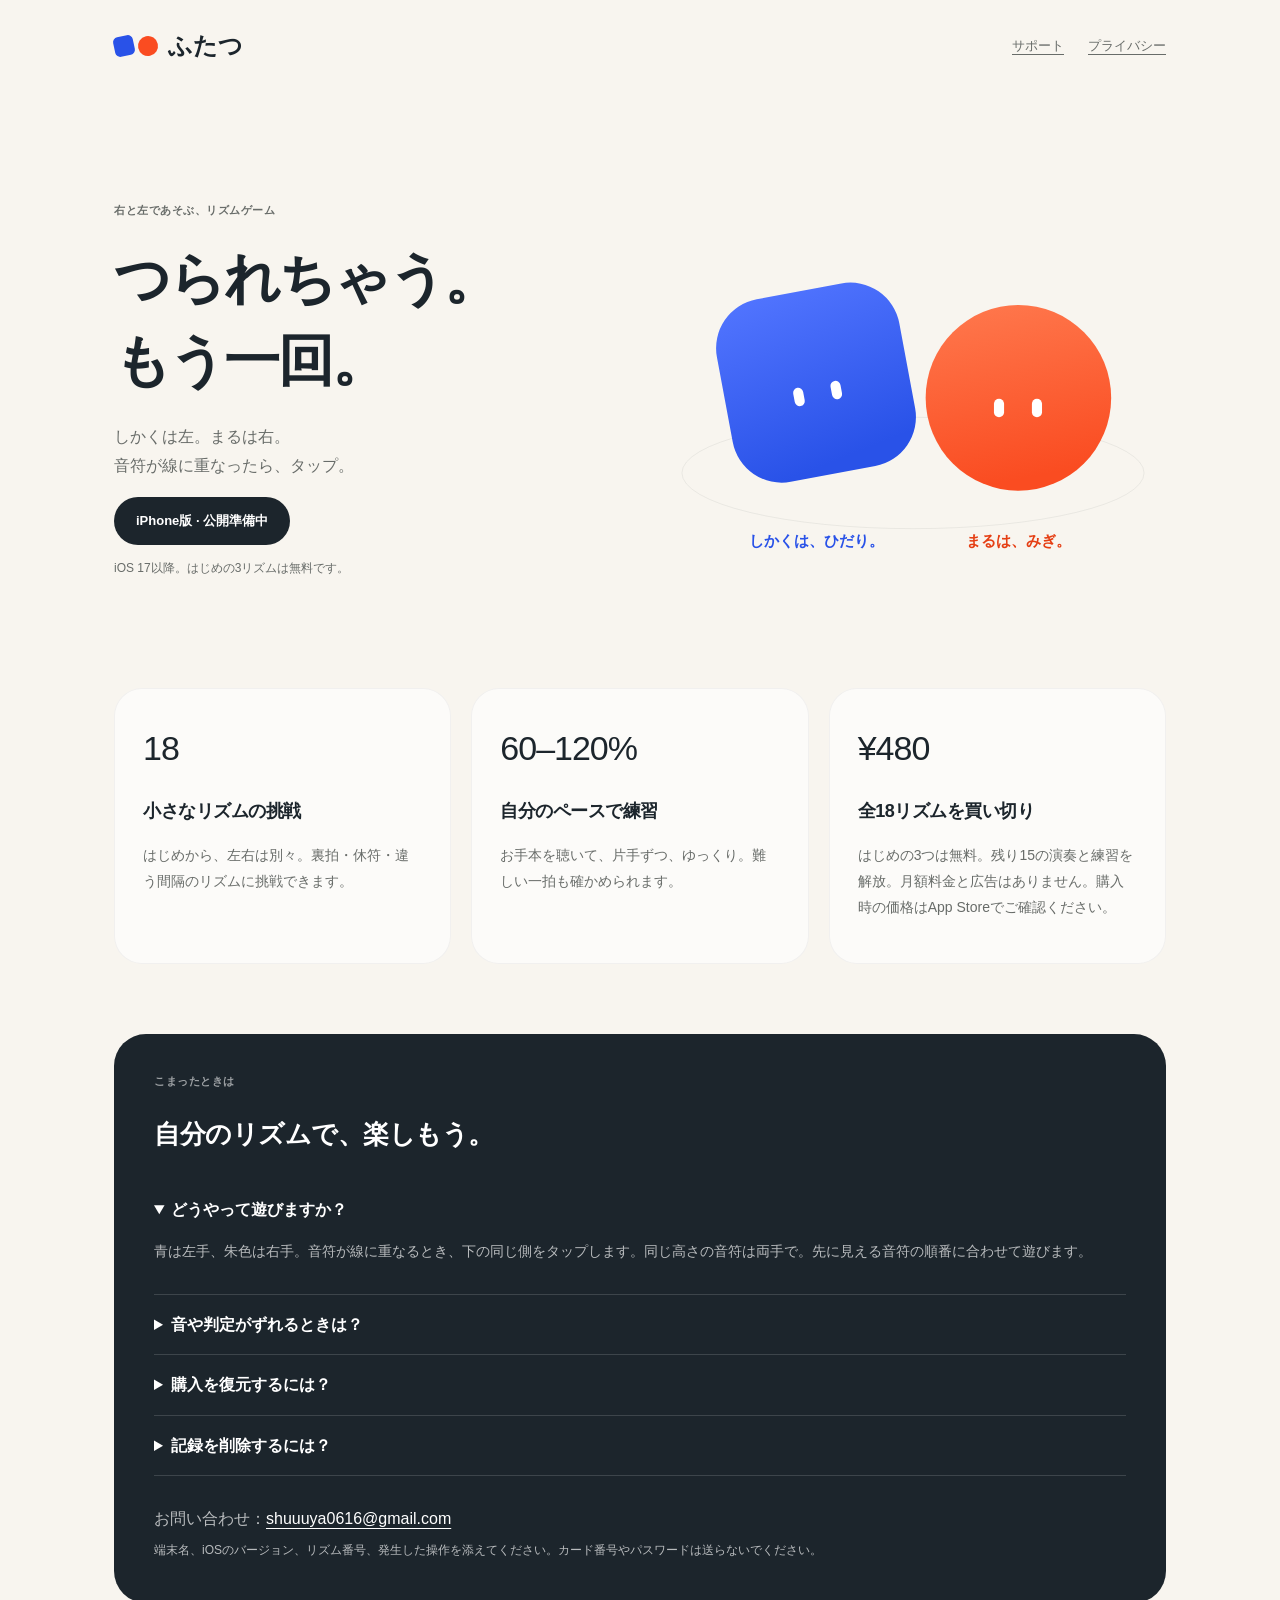
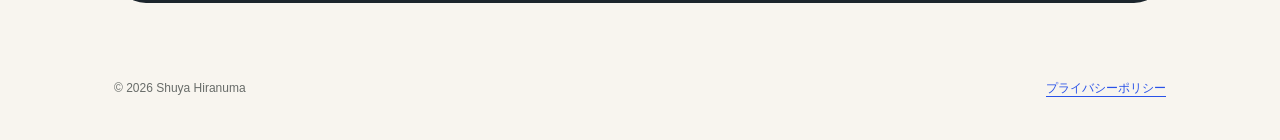
<file: index.html>
<!doctype html><html lang="ja"><head><meta charset="utf-8"><meta name="viewport" content="width=device-width,initial-scale=1"><title>ふたつ — 両手リズムゲーム</title><meta name="description" content="ふたつの手で、ひとつのリズム。左右のパッドを叩くiPhone向けリズムゲーム。サポートとプライバシーのご案内。"><link rel="stylesheet" href="./style.css"><meta name="theme-color" content="#f8f5ef"><meta property="og:title" content="つられちゃう。もう一回。 — ふたつ"><meta property="og:description" content="右と左であそぶ、リズムゲーム。はじめの3リズムは無料。"><meta property="og:image" content="https://hiranuma-shuya.github.io/futatsu-site/assets/icon.png"></head><body>
<header><a class="brand" href="./"><span class="marks" aria-hidden="true"><i></i><i></i></span>ふたつ</a><nav><a href="#support">サポート</a><a href="./privacy.html">プライバシー</a></nav></header>
<main><section class="hero"><div><div class="eyebrow">右と左であそぶ、リズムゲーム</div><h1>つられちゃう。<br>もう一回。</h1><p>しかくは左。まるは右。<br>音符が線に重なったら、タップ。</p><span class="pill">iPhone版 · 公開準備中</span><p class="fine">iOS 17以降。はじめの3リズムは無料です。</p></div><img src="./assets/duet.svg" alt="ひだりのしかくと、みぎのまる。異なるリズムで弾むふたつのキャラクター"></section>
<section class="facts" aria-label="ゲームの特徴"><article class="card"><b>18</b><h2>小さなリズムの挑戦</h2><p>はじめから、左右は別々。裏拍・休符・違う間隔のリズムに挑戦できます。</p></article><article class="card"><b>60–120%</b><h2>自分のペースで練習</h2><p>お手本を聴いて、片手ずつ、ゆっくり。難しい一拍も確かめられます。</p></article><article class="card"><b>¥480</b><h2>全18リズムを買い切り</h2><p>はじめの3つは無料。残り15の演奏と練習を解放。月額料金と広告はありません。購入時の価格はApp Storeでご確認ください。</p></article></section>
<section class="support" id="support"><div class="eyebrow" style="color:#ffffff90">こまったときは</div><h2>自分のリズムで、楽しもう。</h2><details open><summary>どうやって遊びますか？</summary><p>青は左手、朱色は右手。音符が線に重なるとき、下の同じ側をタップします。同じ高さの音符は両手で。先に見える音符の順番に合わせて遊びます。</p></details><details><summary>音や判定がずれるときは？</summary><p>まず内蔵スピーカーでお試しください。設定の「判定タイミング」で調整できます。音に合わせたタップが遅く判定される場合は＋方向、早く判定される場合は−方向へ少しずつ調整します。Bluetoothでは音の遅れが変わる場合があります。</p></details><details><summary>購入を復元するには？</summary><p>購入時と同じApple Accountを使い、設定または解放画面の「購入を復元」を選んでください。購入・復元には通信が必要です。購入後のプレイにアプリ独自のアカウントは不要です。</p></details><details><summary>記録を削除するには？</summary><p>設定の「プレイ記録をリセット」でベストスコアとクリア記録を削除できます。購入履歴は削除されません。</p></details><p class="contact">お問い合わせ：<a href="mailto:shuuuya0616@gmail.com">shuuuya0616@gmail.com</a><br><span class="fine">端末名、iOSのバージョン、リズム番号、発生した操作を添えてください。カード番号やパスワードは送らないでください。</span></p></section></main>
<footer><span>© 2026 Shuya Hiranuma</span><a href="./privacy.html">プライバシーポリシー</a></footer></body></html>
</file>
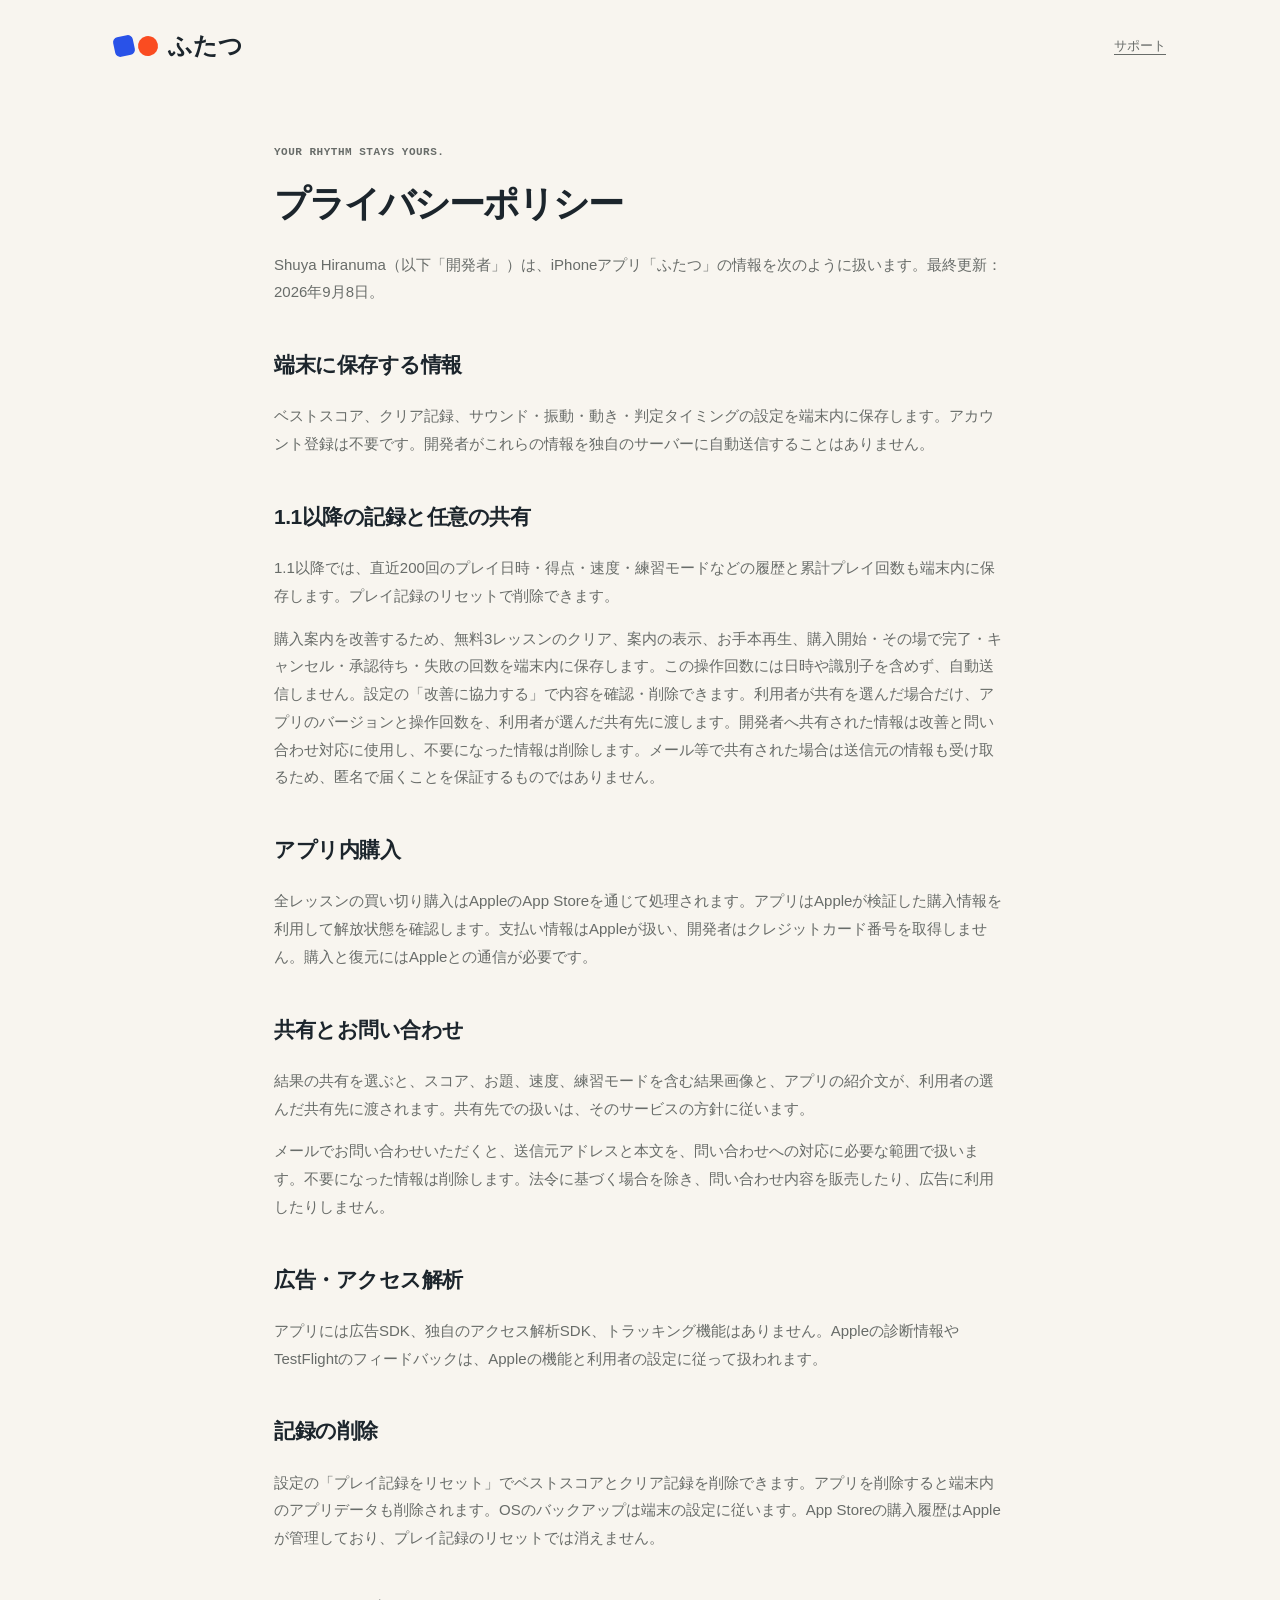
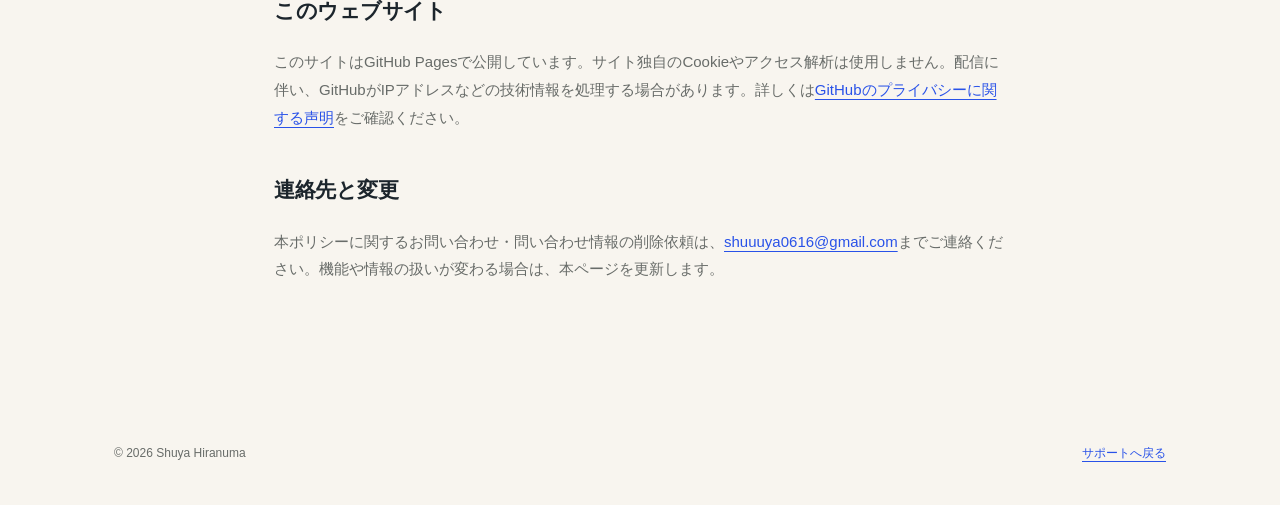
<file: privacy.html>
<!doctype html><html lang="ja"><head><meta charset="utf-8"><meta name="viewport" content="width=device-width,initial-scale=1"><title>プライバシーポリシー — ふたつ</title><link rel="stylesheet" href="./style.css"></head><body><header><a class="brand" href="./"><span class="marks" aria-hidden="true"><i></i><i></i></span>ふたつ</a><nav><a href="./#support">サポート</a></nav></header><main class="policy"><div class="eyebrow">YOUR RHYTHM STAYS YOURS.</div><h1>プライバシーポリシー</h1><p>Shuya Hiranuma（以下「開発者」）は、iPhoneアプリ「ふたつ」の情報を次のように扱います。最終更新：2026年9月8日。</p>
<h2>端末に保存する情報</h2><p>ベストスコア、クリア記録、サウンド・振動・動き・判定タイミングの設定を端末内に保存します。アカウント登録は不要です。開発者がこれらの情報を独自のサーバーに自動送信することはありません。</p>
<h2>1.1以降の記録と任意の共有</h2><p>1.1以降では、直近200回のプレイ日時・得点・速度・練習モードなどの履歴と累計プレイ回数も端末内に保存します。プレイ記録のリセットで削除できます。</p><p>購入案内を改善するため、無料3レッスンのクリア、案内の表示、お手本再生、購入開始・その場で完了・キャンセル・承認待ち・失敗の回数を端末内に保存します。この操作回数には日時や識別子を含めず、自動送信しません。設定の「改善に協力する」で内容を確認・削除できます。利用者が共有を選んだ場合だけ、アプリのバージョンと操作回数を、利用者が選んだ共有先に渡します。開発者へ共有された情報は改善と問い合わせ対応に使用し、不要になった情報は削除します。メール等で共有された場合は送信元の情報も受け取るため、匿名で届くことを保証するものではありません。</p>
<h2>アプリ内購入</h2><p>全レッスンの買い切り購入はAppleのApp Storeを通じて処理されます。アプリはAppleが検証した購入情報を利用して解放状態を確認します。支払い情報はAppleが扱い、開発者はクレジットカード番号を取得しません。購入と復元にはAppleとの通信が必要です。</p>
<h2>共有とお問い合わせ</h2><p>結果の共有を選ぶと、スコア、お題、速度、練習モードを含む結果画像と、アプリの紹介文が、利用者の選んだ共有先に渡されます。共有先での扱いは、そのサービスの方針に従います。</p><p>メールでお問い合わせいただくと、送信元アドレスと本文を、問い合わせへの対応に必要な範囲で扱います。不要になった情報は削除します。法令に基づく場合を除き、問い合わせ内容を販売したり、広告に利用したりしません。</p>
<h2>広告・アクセス解析</h2><p>アプリには広告SDK、独自のアクセス解析SDK、トラッキング機能はありません。Appleの診断情報やTestFlightのフィードバックは、Appleの機能と利用者の設定に従って扱われます。</p>
<h2>記録の削除</h2><p>設定の「プレイ記録をリセット」でベストスコアとクリア記録を削除できます。アプリを削除すると端末内のアプリデータも削除されます。OSのバックアップは端末の設定に従います。App Storeの購入履歴はAppleが管理しており、プレイ記録のリセットでは消えません。</p>
<h2>このウェブサイト</h2><p>このサイトはGitHub Pagesで公開しています。サイト独自のCookieやアクセス解析は使用しません。配信に伴い、GitHubがIPアドレスなどの技術情報を処理する場合があります。詳しくは<a href="https://docs.github.com/site-policy/privacy-policies/github-general-privacy-statement">GitHubのプライバシーに関する声明</a>をご確認ください。</p>
<h2>連絡先と変更</h2><p>本ポリシーに関するお問い合わせ・問い合わせ情報の削除依頼は、<a href="mailto:shuuuya0616@gmail.com">shuuuya0616@gmail.com</a>までご連絡ください。機能や情報の扱いが変わる場合は、本ページを更新します。</p></main><footer><span>© 2026 Shuya Hiranuma</span><a href="./">サポートへ戻る</a></footer></body></html>
</file>
<file: style.css>
:root{--paper:#f8f5ef;--ink:#1c252c;--muted:#686c69;--blue:#2952e8;--orange:#fa4c21}*{box-sizing:border-box}body{margin:0;background:var(--paper);color:var(--ink);font-family:-apple-system,BlinkMacSystemFont,"Hiragino Sans","Noto Sans JP",sans-serif;line-height:1.85}a{color:var(--blue);text-underline-offset:4px}header,main,footer{max-width:1100px;margin:auto;padding:24px}header{display:flex;justify-content:space-between;align-items:center}.brand{font-weight:900;font-size:24px;color:var(--ink);text-decoration:none;display:flex;align-items:center;gap:10px}.marks{display:flex;gap:4px}.marks i{width:20px;height:20px;background:var(--blue);border-radius:5px;transform:rotate(-12deg)}.marks i+i{background:var(--orange);border-radius:50%}header nav{display:flex;gap:24px;font-size:13px}header nav a{color:var(--muted)}.hero{display:grid;grid-template-columns:1fr 1fr;gap:40px;align-items:center;padding:70px 0}.eyebrow{font:700 11px ui-monospace,monospace;letter-spacing:.5px;color:var(--muted)}h1{font-size:clamp(32px,4.4vw,58px);letter-spacing:-2px;line-height:1.45;margin:20px 0}h2{font-size:26px;letter-spacing:-.5px}p{color:var(--muted)}.hero img{width:100%;display:block}.pill{display:inline-block;padding:12px 22px;border-radius:50px;background:var(--ink);color:white;font-size:13px;font-weight:700}.facts{display:grid;grid-template-columns:repeat(3,1fr);gap:20px;padding:10px 0 70px}.card{background:#fff9;border:1px solid #1c252c0c;border-radius:28px;padding:28px}.card b{font-size:34px;letter-spacing:-1px;font-weight:500}.card h2{font-size:18px}.card p{font-size:14px}.support{background:var(--ink);color:#fff;padding:40px;border-radius:32px;scroll-margin-top:30px}.support p{color:#ffffffb0}.support a{color:#fff}details{border-bottom:1px solid #ffffff25;padding:15px 0}summary{cursor:pointer;font-weight:600}details p{font-size:14px}.contact{margin:28px 0 0}footer{font-size:12px;color:var(--muted);display:flex;justify-content:space-between;padding-top:50px;padding-bottom:40px}.policy{max-width:780px;margin:30px auto 70px}.policy h1{font-size:36px}.policy h2{font-size:21px;margin-top:40px}.policy p,.policy li{font-size:15px}.fine{font-size:12px}@media(max-width:680px){header,main,footer{padding:20px}header nav{gap:12px;font-size:11px}.hero{grid-template-columns:1fr;padding:35px 0;gap:30px}.hero img{max-height:420px;object-fit:cover}.facts{grid-template-columns:1fr;gap:12px;padding-bottom:35px}.card{padding:24px}.support{padding:26px}.policy h1{font-size:28px;letter-spacing:-1px}footer{display:block}footer a{display:inline-block;margin-top:12px}}
</file>
